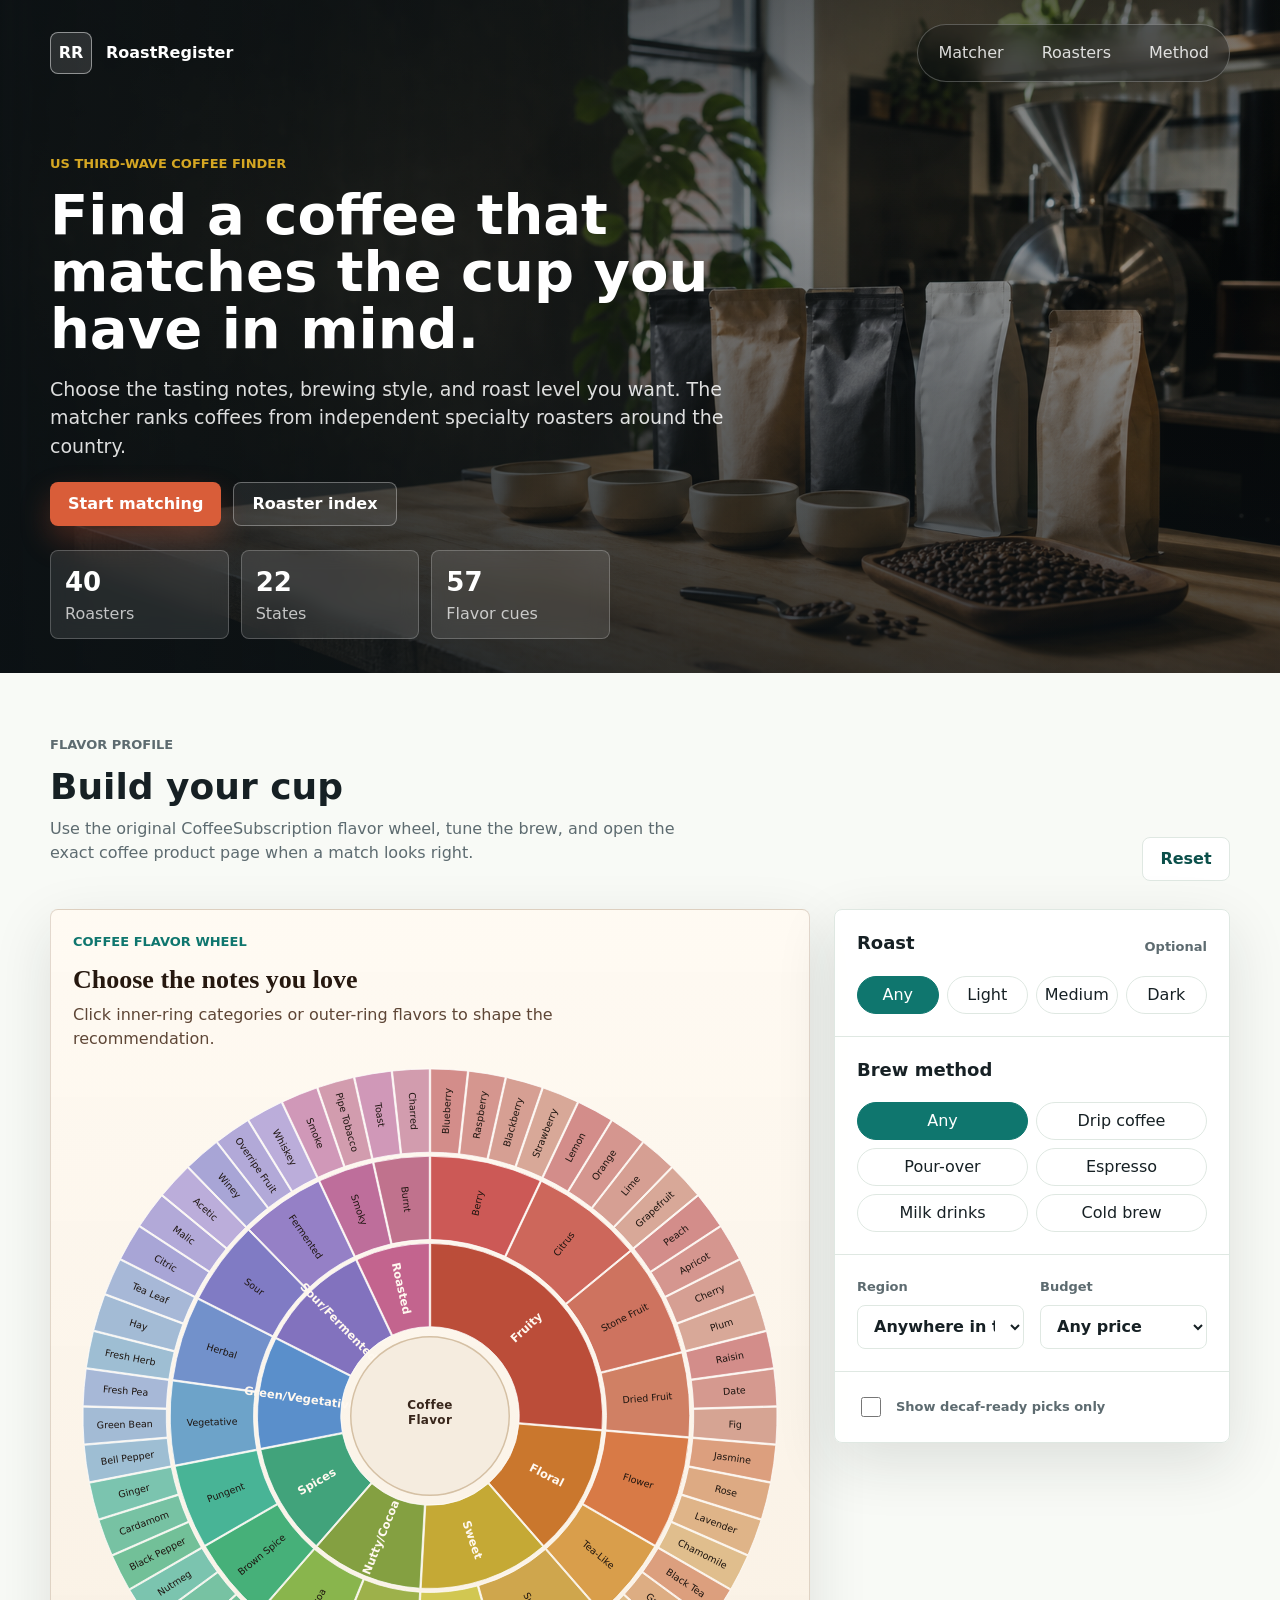
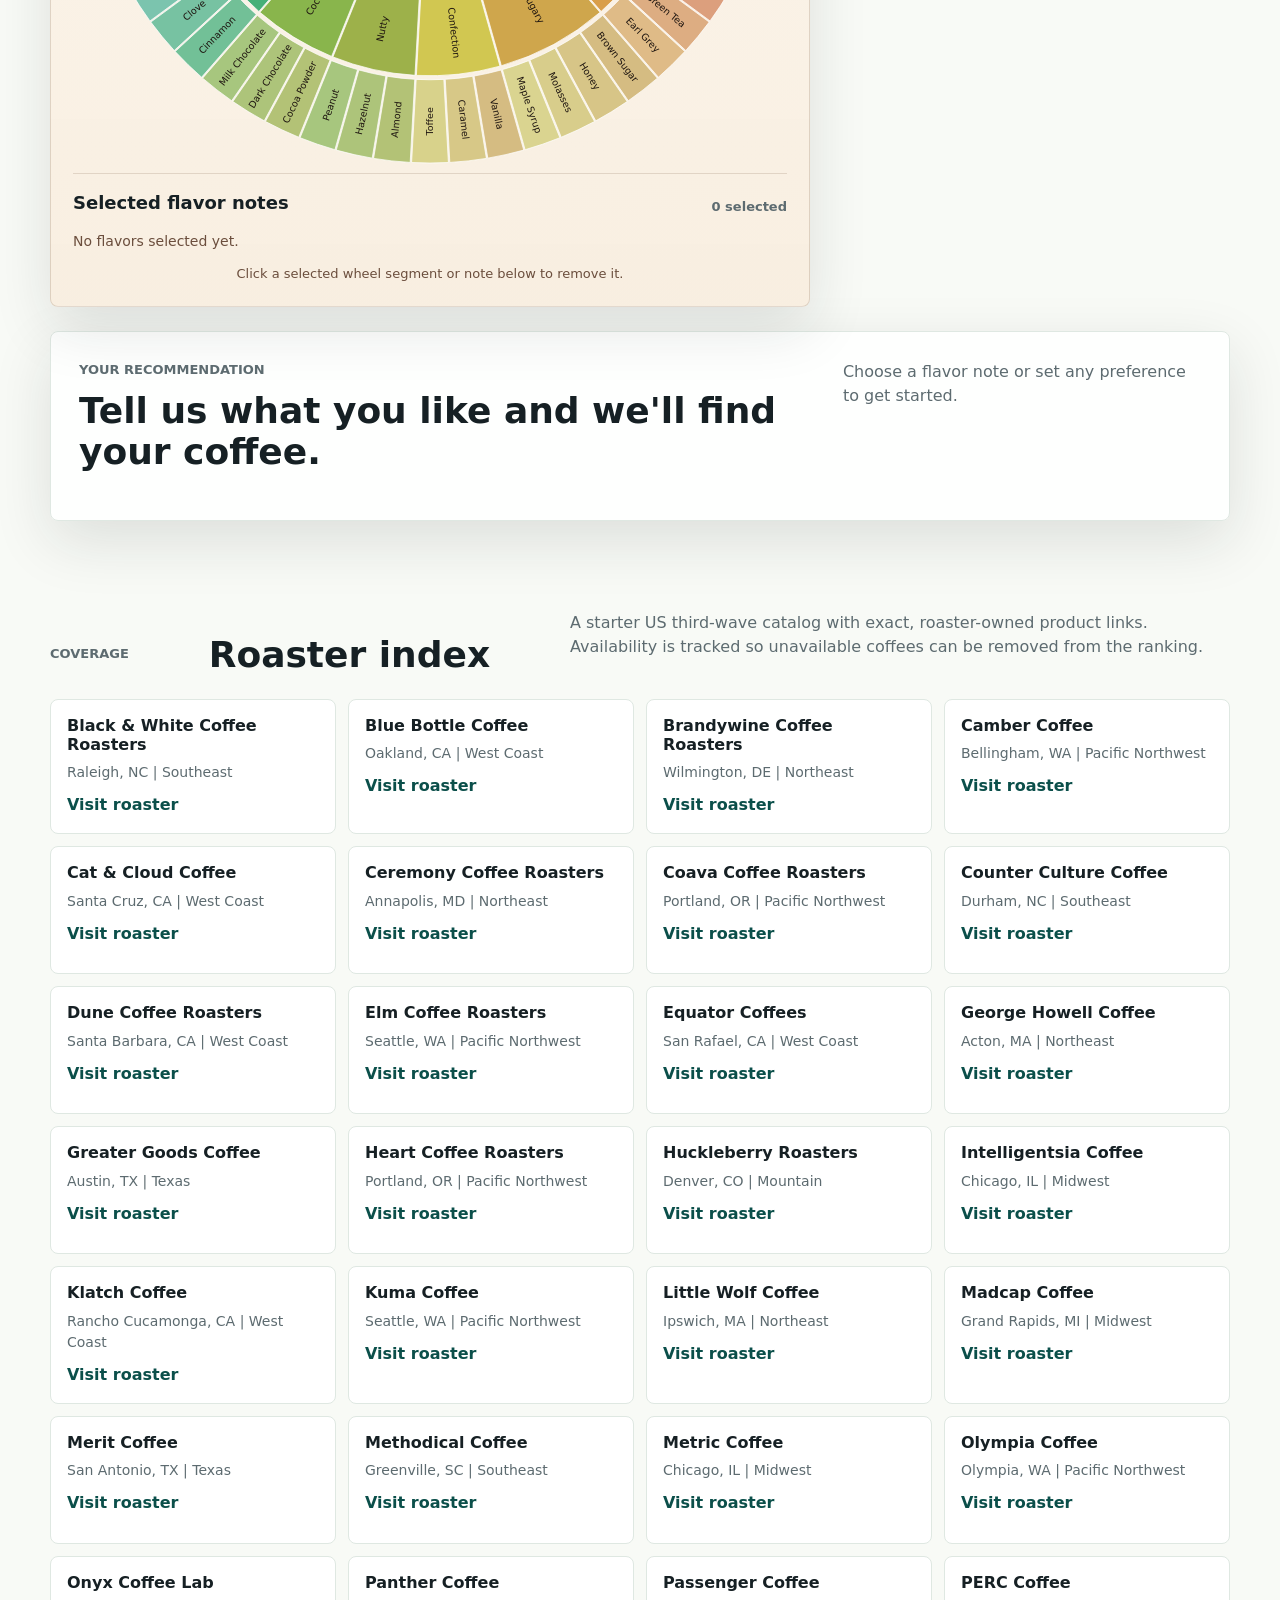
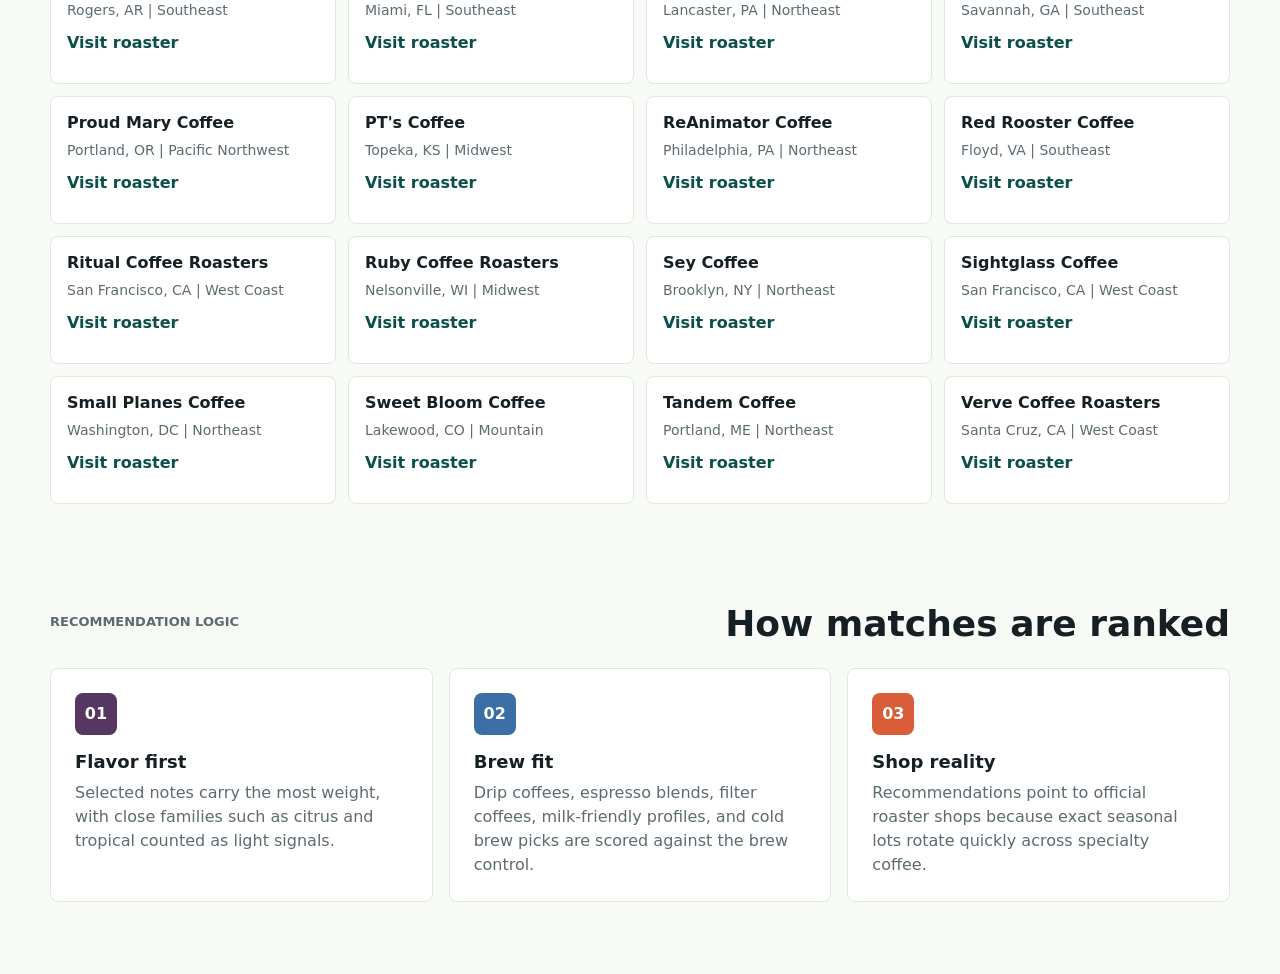
<file: index.html>
<!doctype html>
<html lang="en">
  <head>
    <meta charset="utf-8">
    <meta name="viewport" content="width=device-width, initial-scale=1">
    <title>RoastRegister | US Third-Wave Coffee Finder</title>
    <meta
      name="description"
      content="A flavor-first recommendation site for finding coffees from US third-wave roasters."
    >
    <meta name="roast-register-ga4-id" content="G-G2QK1FXM2C">
    <link rel="stylesheet" href="styles.css?v=6">
    <script src="vendor/d3.min.js" defer></script>
    <script src="flavor-wheel.js?v=6" defer></script>
    <script src="analytics.js?v=3" defer></script>
    <script src="app.js?v=11" defer></script>
  </head>
  <body>
    <header class="hero">
      <img
        class="hero__image"
        src="assets/coffee-roastery-hero.png"
        alt="Coffee tasting table with bags, cups, and roasting equipment"
      >
      <div class="hero__shade" aria-hidden="true"></div>

      <nav class="topbar" aria-label="Primary navigation">
        <a class="brand" href="#matcher" aria-label="RoastRegister home">
          <span class="brand__mark" aria-hidden="true">RR</span>
          <span>RoastRegister</span>
        </a>
        <div class="topbar__links">
          <a href="#matcher">Matcher</a>
          <a href="#roasterIndex">Roasters</a>
          <a href="#method">Method</a>
        </div>
      </nav>

      <section class="hero__content" aria-label="RoastRegister introduction">
        <p class="eyebrow">US Third-Wave Coffee Finder</p>
        <h1>Find a coffee that matches the cup you have in mind.</h1>
        <p class="hero__copy">
          Choose the tasting notes, brewing style, and roast level you want. The matcher ranks coffees from independent specialty roasters around the country.
        </p>
        <div class="hero__actions" aria-label="Hero actions">
          <a class="button button--primary" href="#matcher">Start matching</a>
          <a class="button button--ghost" href="#roasterIndex">Roaster index</a>
        </div>
        <dl class="hero__metrics" aria-label="Catalog snapshot">
          <div>
            <dt data-stat="roasters">40</dt>
            <dd>Roasters</dd>
          </div>
          <div>
            <dt data-stat="states">21</dt>
            <dd>States</dd>
          </div>
          <div>
            <dt data-stat="notes">18</dt>
            <dd>Flavor cues</dd>
          </div>
        </dl>
      </section>
    </header>

    <main>
      <section class="match-studio" id="matcher">
        <div class="studio-heading">
          <div>
            <p class="eyebrow eyebrow--dark">Flavor profile</p>
            <h2>Build your cup</h2>
            <p>
              Use the original CoffeeSubscription flavor wheel, tune the brew, and open the exact coffee product page when a match looks right.
            </p>
          </div>
          <button class="icon-button" id="resetButton" type="button" aria-label="Reset matcher">
            Reset
          </button>
        </div>

        <div class="studio-grid">
          <section class="wheel-panel" aria-label="Coffee flavor wheel selector">
            <div class="wheel-panel__header">
              <div>
                <p class="eyebrow eyebrow--dark">Coffee flavor wheel</p>
                <h3>Choose the notes you love</h3>
                <p>Click inner-ring categories or outer-ring flavors to shape the recommendation.</p>
              </div>
              <button class="wheel-panel__clear" id="clearFlavorButton" type="button" hidden>
                Clear
              </button>
            </div>
            <div class="wheel-panel__chart" id="flavorWheel"></div>
            <div class="wheel-panel__selection">
              <div class="block-header">
                <h3>Selected flavor notes</h3>
                <span id="selectedCount">0 selected</span>
              </div>
              <div class="selected-flavors" id="selectedFlavorList">
                <p>No flavors selected yet.</p>
              </div>
            </div>
            <p class="wheel-panel__hint">Click a selected wheel segment or note below to remove it.</p>
          </section>

          <aside class="filter-panel" aria-label="Coffee preference controls">
            <section class="control-block">
              <div class="block-header">
                <h3>Roast</h3>
                <span>Optional</span>
              </div>
              <div class="segmented" data-choice-group="roast" aria-label="Choose roast level">
                <button type="button" class="is-active" data-value="any">Any</button>
                <button type="button" data-value="light">Light</button>
                <button type="button" data-value="medium">Medium</button>
                <button type="button" data-value="dark">Dark</button>
              </div>
            </section>

            <section class="control-block">
              <div class="block-header">
                <h3>Brew method</h3>
              </div>
              <div class="segmented segmented--wrap" data-choice-group="brew" aria-label="Choose brew method">
                <button type="button" class="is-active" data-value="any">Any</button>
                <button type="button" data-value="drip">Drip coffee</button>
                <button type="button" data-value="pour-over">Pour-over</button>
                <button type="button" data-value="espresso">Espresso</button>
                <button type="button" data-value="milk">Milk drinks</button>
                <button type="button" data-value="cold">Cold brew</button>
              </div>
            </section>

            <section class="control-block control-grid">
              <label>
                <span>Region</span>
                <select id="regionSelect">
                  <option value="any">Anywhere in the US</option>
                  <option value="Northeast">Northeast</option>
                  <option value="Southeast">Southeast</option>
                  <option value="Midwest">Midwest</option>
                  <option value="Texas">Texas</option>
                  <option value="Mountain">Mountain</option>
                  <option value="West Coast">West Coast</option>
                  <option value="Pacific Northwest">Pacific Northwest</option>
                </select>
              </label>

              <label>
                <span>Budget</span>
                <select id="budgetSelect">
                  <option value="any">Any price</option>
                  <option value="$">$ everyday</option>
                  <option value="$$">$$ specialty</option>
                  <option value="$$$">$$$ splurge</option>
                </select>
              </label>
            </section>

            <section class="control-block control-block--last">
              <label class="toggle">
                <input id="decafToggle" type="checkbox">
                <span>Show decaf-ready picks only</span>
              </label>
            </section>
          </aside>
        </div>

        <section class="results-panel" aria-label="Recommended coffees">
          <div class="results-toolbar">
            <div>
              <p class="eyebrow eyebrow--dark" id="resultEyebrow">Your recommendation</p>
              <h2 id="resultHeadline">Tell us what you like and we'll find your coffee.</h2>
            </div>
            <p id="selectionSummary">Choose a flavor note or set any preference to get started.</p>
          </div>

          <div id="primaryMatch" aria-live="polite"></div>
          <div class="secondary-grid" id="resultList" aria-label="More recommendations"></div>
        </section>
      </section>

      <section class="roaster-band" id="roasterIndex">
        <div class="section-heading">
          <p class="eyebrow eyebrow--dark">Coverage</p>
          <h2>Roaster index</h2>
          <p>
            A starter US third-wave catalog with exact, roaster-owned product links. Availability is tracked so unavailable coffees can be removed from the ranking.
          </p>
        </div>
        <div class="roaster-index" id="roasterGrid"></div>
      </section>

      <section class="method-band" id="method">
        <div class="section-heading">
          <p class="eyebrow eyebrow--dark">Recommendation logic</p>
          <h2>How matches are ranked</h2>
        </div>
        <div class="method-grid">
          <article>
            <span>01</span>
            <h3>Flavor first</h3>
            <p>Selected notes carry the most weight, with close families such as citrus and tropical counted as light signals.</p>
          </article>
          <article>
            <span>02</span>
            <h3>Brew fit</h3>
            <p>Drip coffees, espresso blends, filter coffees, milk-friendly profiles, and cold brew picks are scored against the brew control.</p>
          </article>
          <article>
            <span>03</span>
            <h3>Shop reality</h3>
            <p>Recommendations point to official roaster shops because exact seasonal lots rotate quickly across specialty coffee.</p>
          </article>
        </div>
      </section>
    </main>
  </body>
</html>
</file>
<file: styles.css>
:root {
  --ink: #162024;
  --muted: #5d6b70;
  --paper: #f8faf6;
  --surface: #ffffff;
  --line: #dfe8e2;
  --teal: #0f766e;
  --teal-dark: #0b4f4a;
  --coral: #d95d39;
  --gold: #d5a723;
  --plum: #563761;
  --blue: #3a6ea5;
  --shadow: 0 20px 60px rgba(22, 32, 36, 0.12);
}

* {
  box-sizing: border-box;
}

html {
  scroll-behavior: smooth;
}

body {
  margin: 0;
  color: var(--ink);
  background: var(--paper);
  font-family: Inter, ui-sans-serif, system-ui, -apple-system, BlinkMacSystemFont, "Segoe UI", sans-serif;
  font-size: 16px;
  line-height: 1.5;
}

body,
button,
input,
select {
  letter-spacing: 0;
}

a {
  color: inherit;
  text-decoration: none;
}

button,
select,
input {
  font: inherit;
}

button {
  cursor: pointer;
}

.hero {
  position: relative;
  min-height: 560px;
  display: grid;
  align-items: stretch;
  overflow: hidden;
  color: #fff;
}

.hero__image,
.hero__shade {
  position: absolute;
  inset: 0;
  width: 100%;
  height: 100%;
}

.hero__image {
  object-fit: cover;
  object-position: center;
}

.hero__shade {
  background:
    linear-gradient(90deg, rgba(12, 18, 21, 0.78), rgba(12, 18, 21, 0.44) 45%, rgba(12, 18, 21, 0.18)),
    linear-gradient(180deg, rgba(12, 18, 21, 0.5), rgba(12, 18, 21, 0.18) 32%, rgba(12, 18, 21, 0.72));
}

.topbar,
.hero__content {
  position: relative;
  z-index: 1;
  width: min(1180px, calc(100% - 40px));
  margin: 0 auto;
}

.topbar {
  display: flex;
  justify-content: space-between;
  align-items: center;
  gap: 24px;
  padding: 24px 0;
}

.brand,
.topbar__links {
  display: flex;
  align-items: center;
  gap: 14px;
}

.brand {
  font-weight: 800;
}

.brand__mark {
  display: grid;
  place-items: center;
  width: 42px;
  height: 42px;
  border: 1px solid rgba(255, 255, 255, 0.48);
  background: rgba(255, 255, 255, 0.12);
  border-radius: 8px;
}

.topbar__links {
  padding: 8px;
  border: 1px solid rgba(255, 255, 255, 0.24);
  background: rgba(11, 16, 18, 0.28);
  border-radius: 999px;
  backdrop-filter: blur(12px);
}

.topbar__links a {
  padding: 8px 12px;
  border-radius: 999px;
  color: rgba(255, 255, 255, 0.84);
}

.topbar__links a:hover,
.topbar__links a:focus-visible {
  color: #fff;
  background: rgba(255, 255, 255, 0.12);
  outline: none;
}

.hero__content {
  align-self: end;
  padding: 48px 0 34px;
}

.eyebrow {
  margin: 0 0 12px;
  color: var(--gold);
  font-size: 13px;
  font-weight: 800;
  text-transform: uppercase;
}

.eyebrow--dark {
  color: var(--teal);
}

h1,
h2,
h3,
p {
  margin-top: 0;
}

h1 {
  max-width: 790px;
  margin-bottom: 18px;
  font-size: 56px;
  line-height: 1.02;
}

h2 {
  margin-bottom: 10px;
  font-size: 36px;
  line-height: 1.12;
}

h3 {
  margin-bottom: 8px;
  font-size: 18px;
  line-height: 1.2;
}

.hero__copy {
  max-width: 680px;
  color: rgba(255, 255, 255, 0.86);
  font-size: 19px;
}

.hero__actions {
  display: flex;
  flex-wrap: wrap;
  gap: 12px;
  margin-top: 22px;
}

.button,
.icon-button,
.shop-link {
  display: inline-flex;
  align-items: center;
  justify-content: center;
  min-height: 44px;
  border-radius: 8px;
  font-weight: 800;
  transition: transform 160ms ease, box-shadow 160ms ease, background 160ms ease, border-color 160ms ease;
}

.button {
  padding: 0 18px;
}

.button:hover,
.icon-button:hover,
.shop-link:hover {
  transform: translateY(-1px);
}

.button--primary {
  color: #fff;
  background: var(--coral);
  box-shadow: 0 14px 30px rgba(217, 93, 57, 0.28);
}

.button--ghost {
  border: 1px solid rgba(255, 255, 255, 0.32);
  color: #fff;
  background: rgba(255, 255, 255, 0.08);
}

.hero__metrics {
  display: grid;
  grid-template-columns: repeat(3, minmax(120px, 1fr));
  gap: 12px;
  max-width: 560px;
  margin: 24px 0 0;
}

.hero__metrics div {
  padding: 12px 14px;
  border: 1px solid rgba(255, 255, 255, 0.22);
  background: rgba(255, 255, 255, 0.1);
  border-radius: 8px;
  backdrop-filter: blur(10px);
}

.hero__metrics dt {
  font-size: 26px;
  font-weight: 900;
}

.hero__metrics dd {
  margin: 0;
  color: rgba(255, 255, 255, 0.72);
}

.match-studio,
.roaster-band,
.method-band {
  width: min(1180px, calc(100% - 40px));
  margin: 0 auto;
}

.match-studio {
  padding: 62px 0;
}

.studio-heading,
.section-heading,
.results-toolbar {
  display: flex;
  justify-content: space-between;
  align-items: end;
  gap: 28px;
}

.studio-heading p,
.section-heading p,
.results-toolbar p {
  max-width: 660px;
  color: var(--muted);
}

.icon-button {
  min-width: 88px;
  padding: 0 16px;
  border: 1px solid var(--line);
  color: var(--teal-dark);
  background: var(--surface);
}

.studio-grid {
  display: grid;
  grid-template-columns: minmax(0, 760px) minmax(300px, 1fr);
  gap: 24px;
  margin-top: 28px;
  align-items: start;
}

.wheel-panel,
.filter-panel,
.results-panel {
  border: 1px solid var(--line);
  background: rgba(255, 255, 255, 0.92);
  border-radius: 8px;
  box-shadow: var(--shadow);
}

.filter-panel {
  position: sticky;
  top: 18px;
}

.wheel-panel {
  padding: 22px;
  background: linear-gradient(180deg, rgba(255, 250, 242, 0.95), rgba(248, 238, 224, 0.98));
  border-color: rgba(100, 66, 42, 0.18);
}

.wheel-panel__header {
  display: flex;
  justify-content: space-between;
  align-items: start;
  gap: 20px;
}

.wheel-panel__header h3 {
  margin-bottom: 8px;
  color: #26180f;
  font-family: Georgia, "Times New Roman", serif;
  font-size: 26px;
}

.wheel-panel__header p:not(.eyebrow) {
  max-width: 520px;
  margin-bottom: 0;
  color: #5e4636;
}

.wheel-panel__clear {
  min-height: 38px;
  padding: 0 14px;
  border: 0;
  border-radius: 999px;
  color: #fff8ef;
  background: #2a1b12;
  font-weight: 800;
}

.wheel-panel__clear:hover,
.wheel-panel__clear:focus-visible {
  background: #462c1f;
  outline: none;
}

.wheel-panel__chart {
  width: 100%;
  max-width: 760px;
  min-height: 340px;
  margin: 8px auto 0;
  overflow: hidden;
}

.wheel-panel__chart svg {
  display: block;
  width: 100%;
  height: auto;
}

.wheel-panel__chart path:focus-visible {
  outline: none;
  stroke: #101719;
  stroke-width: 3;
}

.wheel-panel__selection {
  padding-top: 18px;
  border-top: 1px solid rgba(100, 66, 42, 0.16);
}

.wheel-panel__selection .block-header {
  margin-bottom: 10px;
}

.selected-flavors {
  display: flex;
  flex-wrap: wrap;
  gap: 8px;
}

.selected-flavors p {
  margin: 0;
  color: #6b4e3d;
  font-size: 14px;
}

.selected-flavor {
  min-height: 34px;
  padding: 0 11px;
  border: 1px solid rgba(100, 66, 42, 0.24);
  border-radius: 999px;
  color: #38261b;
  background: #fffaf2;
  font-weight: 800;
}

.selected-flavor:hover,
.selected-flavor:focus-visible {
  border-color: #8d5a34;
  outline: none;
}

.wheel-panel__hint {
  margin: 12px 0 0;
  color: #6b4e3d;
  font-size: 13px;
  text-align: center;
}

.control-block {
  padding: 22px;
  border-bottom: 1px solid var(--line);
}

.control-block--last {
  border-bottom: 0;
}

.block-header {
  display: flex;
  justify-content: space-between;
  align-items: center;
  gap: 16px;
  margin-bottom: 14px;
}

.block-header span,
label span {
  color: var(--muted);
  font-size: 13px;
  font-weight: 700;
}

.tag-row,
.card-tags {
  display: flex;
  flex-wrap: wrap;
  gap: 8px;
}

.segmented button {
  min-height: 38px;
  border: 1px solid var(--line);
  border-radius: 999px;
  color: var(--ink);
  background: #fff;
}

.segmented button:hover,
.segmented button:focus-visible {
  border-color: rgba(15, 118, 110, 0.45);
  outline: none;
}

.segmented button.is-active {
  border-color: var(--teal);
  color: #fff;
  background: var(--teal);
}

.segmented {
  display: grid;
  grid-template-columns: repeat(4, 1fr);
  gap: 8px;
}

.segmented--wrap {
  grid-template-columns: repeat(2, 1fr);
}

.control-grid {
  display: grid;
  grid-template-columns: 1fr 1fr;
  gap: 16px;
}

label {
  display: grid;
  gap: 8px;
  font-weight: 800;
}

select {
  width: 100%;
  min-height: 44px;
  border: 1px solid var(--line);
  border-radius: 8px;
  color: var(--ink);
  background: #fff;
  padding: 0 12px;
}

.toggle {
  grid-template-columns: auto 1fr;
  align-items: center;
  gap: 12px;
}

.toggle input {
  width: 20px;
  height: 20px;
  accent-color: var(--teal);
}

.results-panel {
  margin-top: 24px;
  padding: 28px;
}

.results-toolbar {
  align-items: start;
  margin-bottom: 20px;
}

.results-toolbar h2 {
  margin-bottom: 0;
}

.result-card {
  border: 1px solid var(--line);
  background: #fff;
  border-radius: 8px;
}

.result-card--primary {
  display: grid;
  grid-template-columns: 1fr auto;
  gap: 24px;
  padding: 28px;
  margin-bottom: 18px;
  border-color: rgba(15, 118, 110, 0.28);
  background: linear-gradient(135deg, #fff, #f4fbf7);
}

.result-card--small {
  padding: 20px;
}

.result-meta,
.roaster-location,
.card-foot {
  display: flex;
  flex-wrap: wrap;
  gap: 8px;
  align-items: center;
}

.result-meta {
  margin-bottom: 12px;
}

.pill {
  display: inline-flex;
  align-items: center;
  min-height: 30px;
  padding: 0 10px;
  border-radius: 999px;
  color: var(--teal-dark);
  background: #e8f5f1;
  font-size: 13px;
  font-weight: 800;
}

.pill--coral {
  color: #7b2b17;
  background: #f9dfd5;
}

.pill--blue {
  color: #1f4e7d;
  background: #e4eff8;
}

.pill--available {
  color: #386032;
  background: #eaf4e5;
}

.coffee-title {
  margin-bottom: 6px;
  font-size: 30px;
  line-height: 1.15;
}

.roaster-name {
  margin-bottom: 16px;
  color: var(--muted);
  font-weight: 800;
}

.result-reason {
  margin-bottom: 18px;
  color: #344146;
}

.card-tags {
  margin: 0 0 18px;
  padding: 0;
  list-style: none;
}

.card-tags li {
  display: inline-flex;
  min-height: 30px;
  align-items: center;
  padding: 0 10px;
  border: 1px solid var(--line);
  border-radius: 999px;
  color: var(--muted);
  background: #fff;
  font-size: 13px;
  font-weight: 800;
}

.score-dial {
  display: grid;
  place-items: center;
  align-self: start;
  width: 128px;
  height: 128px;
  border: 10px solid #dceee9;
  border-top-color: var(--coral);
  border-right-color: var(--teal);
  border-radius: 50%;
  color: var(--ink);
}

.score-dial strong {
  display: block;
  max-width: 100px;
  font-size: 22px;
  line-height: 1;
  text-align: center;
}

.score-dial span {
  color: var(--muted);
  font-size: 12px;
  font-weight: 800;
  text-transform: uppercase;
}

.shop-link {
  min-width: 152px;
  padding: 0 14px;
  color: #fff;
  background: var(--ink);
}

.card-foot {
  justify-content: space-between;
  margin-top: 18px;
}

.secondary-grid {
  display: grid;
  grid-template-columns: repeat(2, minmax(0, 1fr));
  gap: 14px;
}

.result-card--small h3 {
  margin-bottom: 4px;
}

.result-card--small .result-reason {
  font-size: 14px;
}

.roaster-band,
.method-band {
  padding: 28px 0 72px;
}

.section-heading {
  margin-bottom: 24px;
}

.section-heading h2 {
  margin-bottom: 0;
}

.roaster-index {
  display: grid;
  grid-template-columns: repeat(4, minmax(0, 1fr));
  gap: 12px;
}

.roaster-tile,
.method-grid article {
  border: 1px solid var(--line);
  border-radius: 8px;
  background: #fff;
}

.roaster-tile {
  min-height: 128px;
  padding: 16px;
}

.roaster-tile h3 {
  margin-bottom: 8px;
  font-size: 16px;
}

.roaster-tile p {
  margin-bottom: 10px;
  color: var(--muted);
  font-size: 14px;
}

.roaster-tile a {
  color: var(--teal-dark);
  font-weight: 800;
}

.method-grid {
  display: grid;
  grid-template-columns: repeat(3, minmax(0, 1fr));
  gap: 16px;
}

.method-grid article {
  padding: 24px;
}

.method-grid span {
  display: inline-flex;
  align-items: center;
  justify-content: center;
  width: 42px;
  height: 42px;
  margin-bottom: 16px;
  border-radius: 8px;
  color: #fff;
  background: var(--plum);
  font-weight: 900;
}

.method-grid article:nth-child(2) span {
  background: var(--blue);
}

.method-grid article:nth-child(3) span {
  background: var(--coral);
}

.method-grid p {
  margin-bottom: 0;
  color: var(--muted);
}

@media (max-width: 980px) {
  .hero {
    min-height: 540px;
  }

  h1 {
    font-size: 46px;
  }

  h2 {
    font-size: 30px;
  }

  .studio-grid,
  .result-card--primary {
    grid-template-columns: 1fr;
  }

  .filter-panel {
    position: static;
  }

  .wheel-panel__chart {
    max-width: 680px;
  }

  .score-dial {
    width: 108px;
    height: 108px;
  }

  .roaster-index {
    grid-template-columns: repeat(2, minmax(0, 1fr));
  }
}

@media (max-width: 720px) {
  .topbar,
  .hero__content,
  .match-studio,
  .roaster-band,
  .method-band {
    width: min(100% - 28px, 1180px);
  }

  .topbar {
    align-items: flex-start;
    padding-top: 16px;
  }

  .topbar__links {
    display: none;
  }

  .hero {
    min-height: 600px;
  }

  .hero__content {
    padding-top: 34px;
    padding-bottom: 30px;
  }

  h1 {
    font-size: 38px;
  }

  h2 {
    font-size: 26px;
  }

  .hero__copy {
    font-size: 17px;
  }

  .studio-heading,
  .section-heading,
  .results-toolbar,
  .card-foot {
    align-items: stretch;
    flex-direction: column;
  }

  .control-grid,
  .secondary-grid,
  .method-grid,
  .roaster-index {
    grid-template-columns: 1fr;
  }

  .segmented,
  .segmented--wrap {
    grid-template-columns: 1fr 1fr;
  }

  .hero__metrics {
    grid-template-columns: repeat(3, minmax(0, 1fr));
    gap: 8px;
  }

  .hero__metrics div {
    padding: 10px;
  }

  .hero__metrics dt {
    font-size: 22px;
  }

  .hero__metrics dd {
    font-size: 11px;
  }

  .results-panel {
    padding: 18px;
  }

  .wheel-panel {
    padding: 14px;
  }

  .wheel-panel__header {
    flex-direction: column;
  }

  .wheel-panel__chart {
    min-height: 320px;
  }

  .result-card--primary {
    padding: 20px;
  }

  .coffee-title {
    font-size: 24px;
  }
}
</file>
